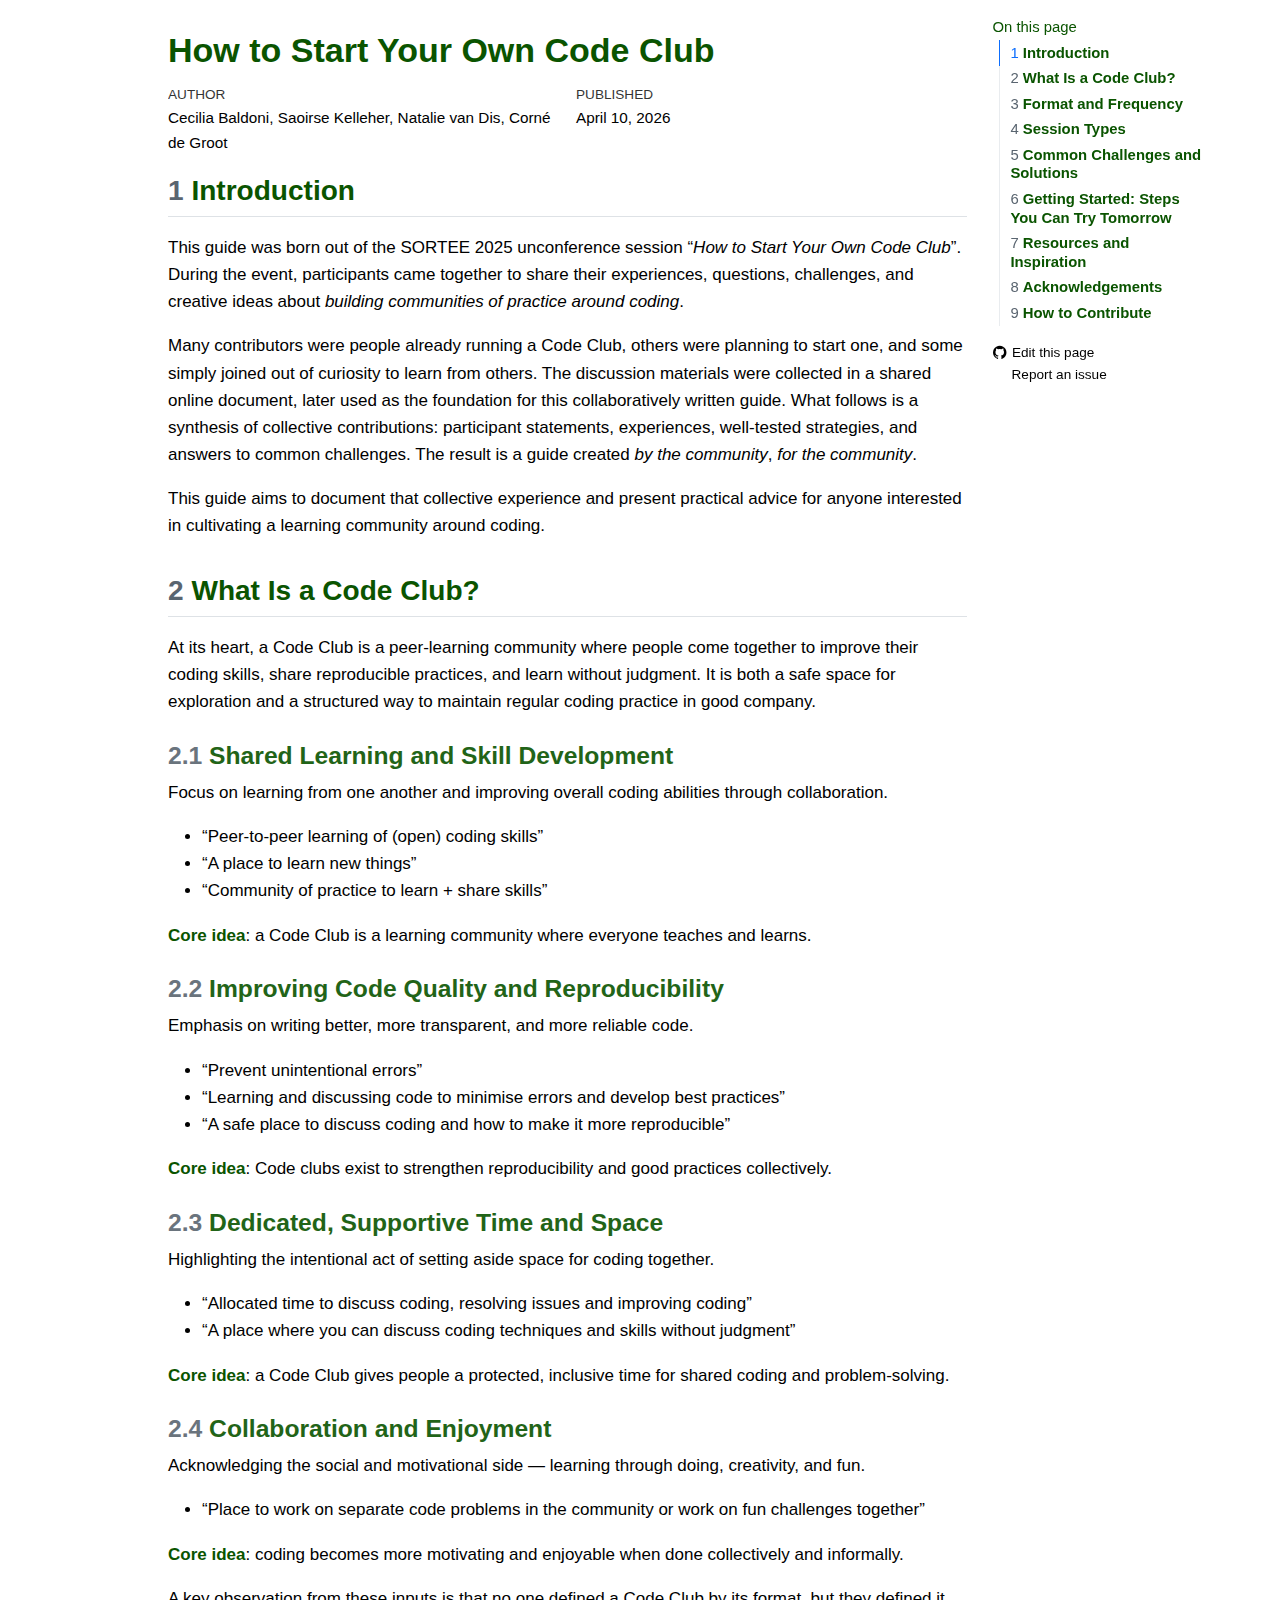
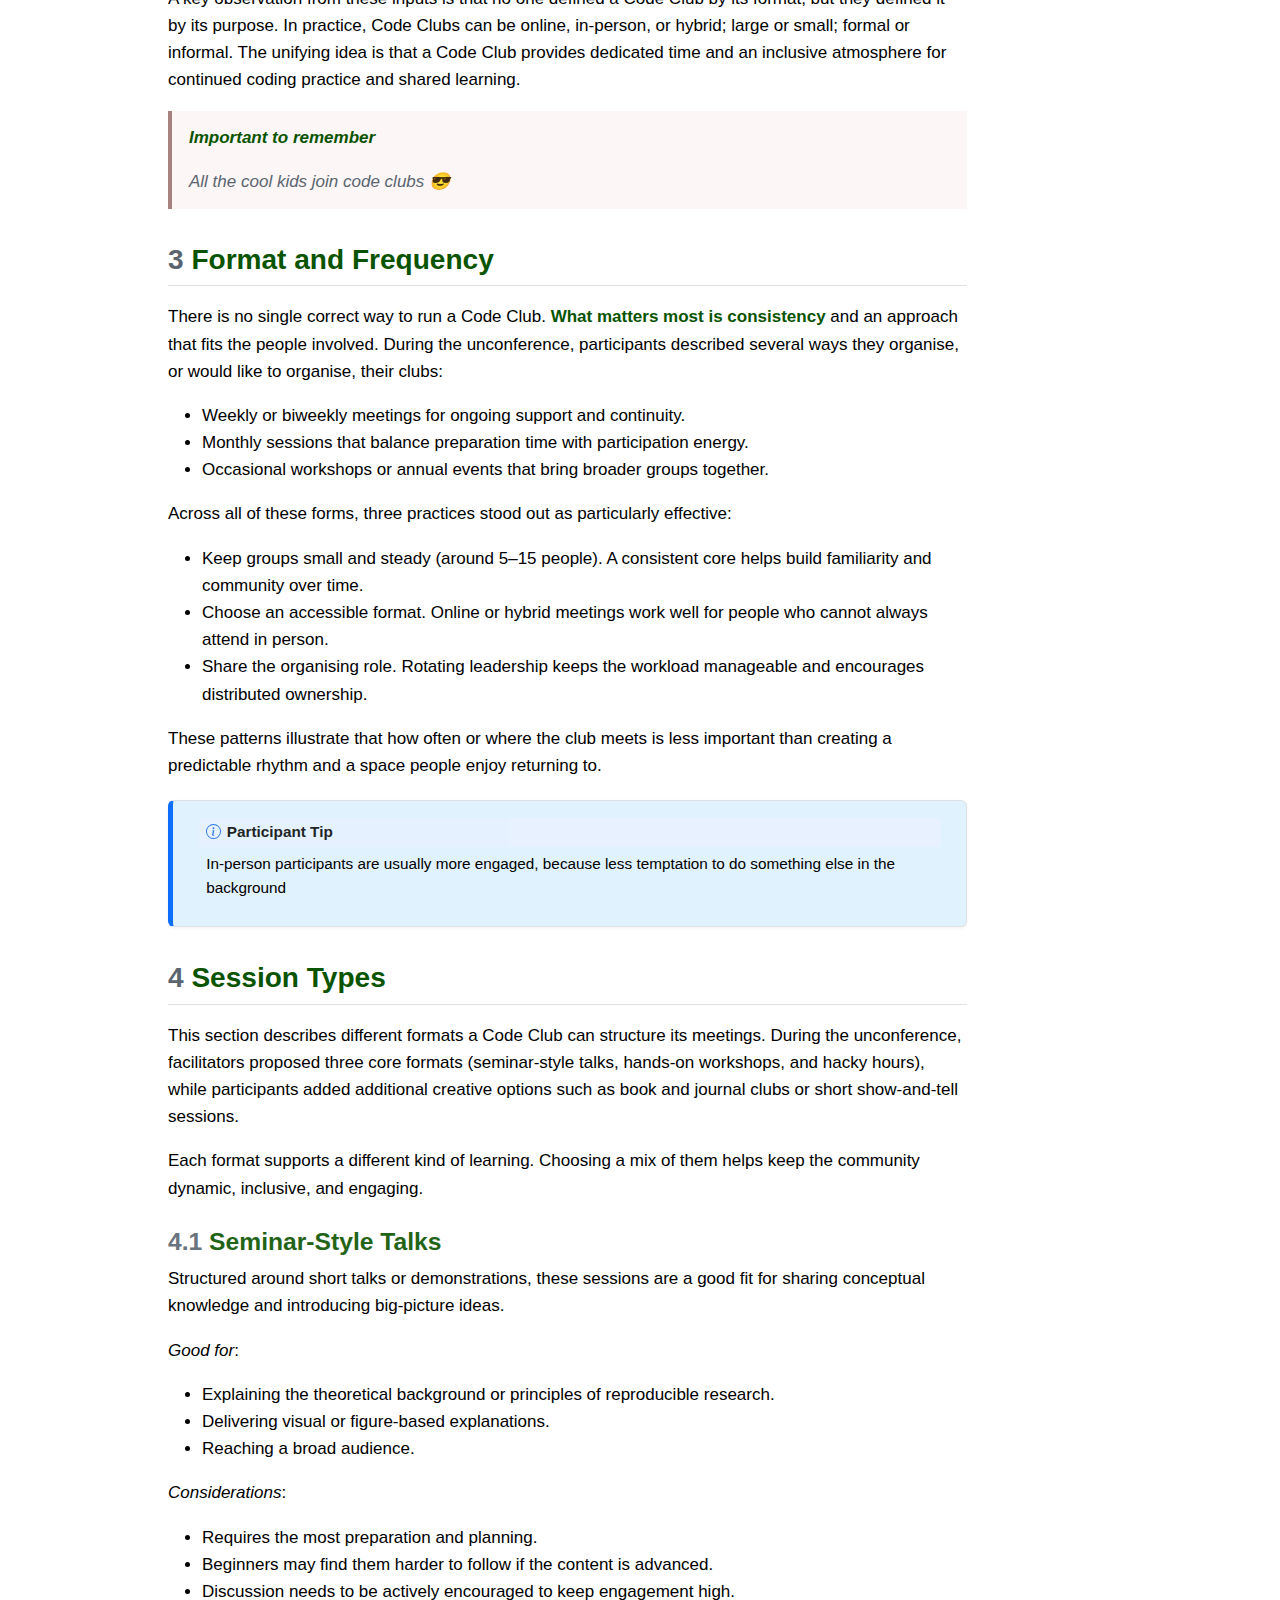
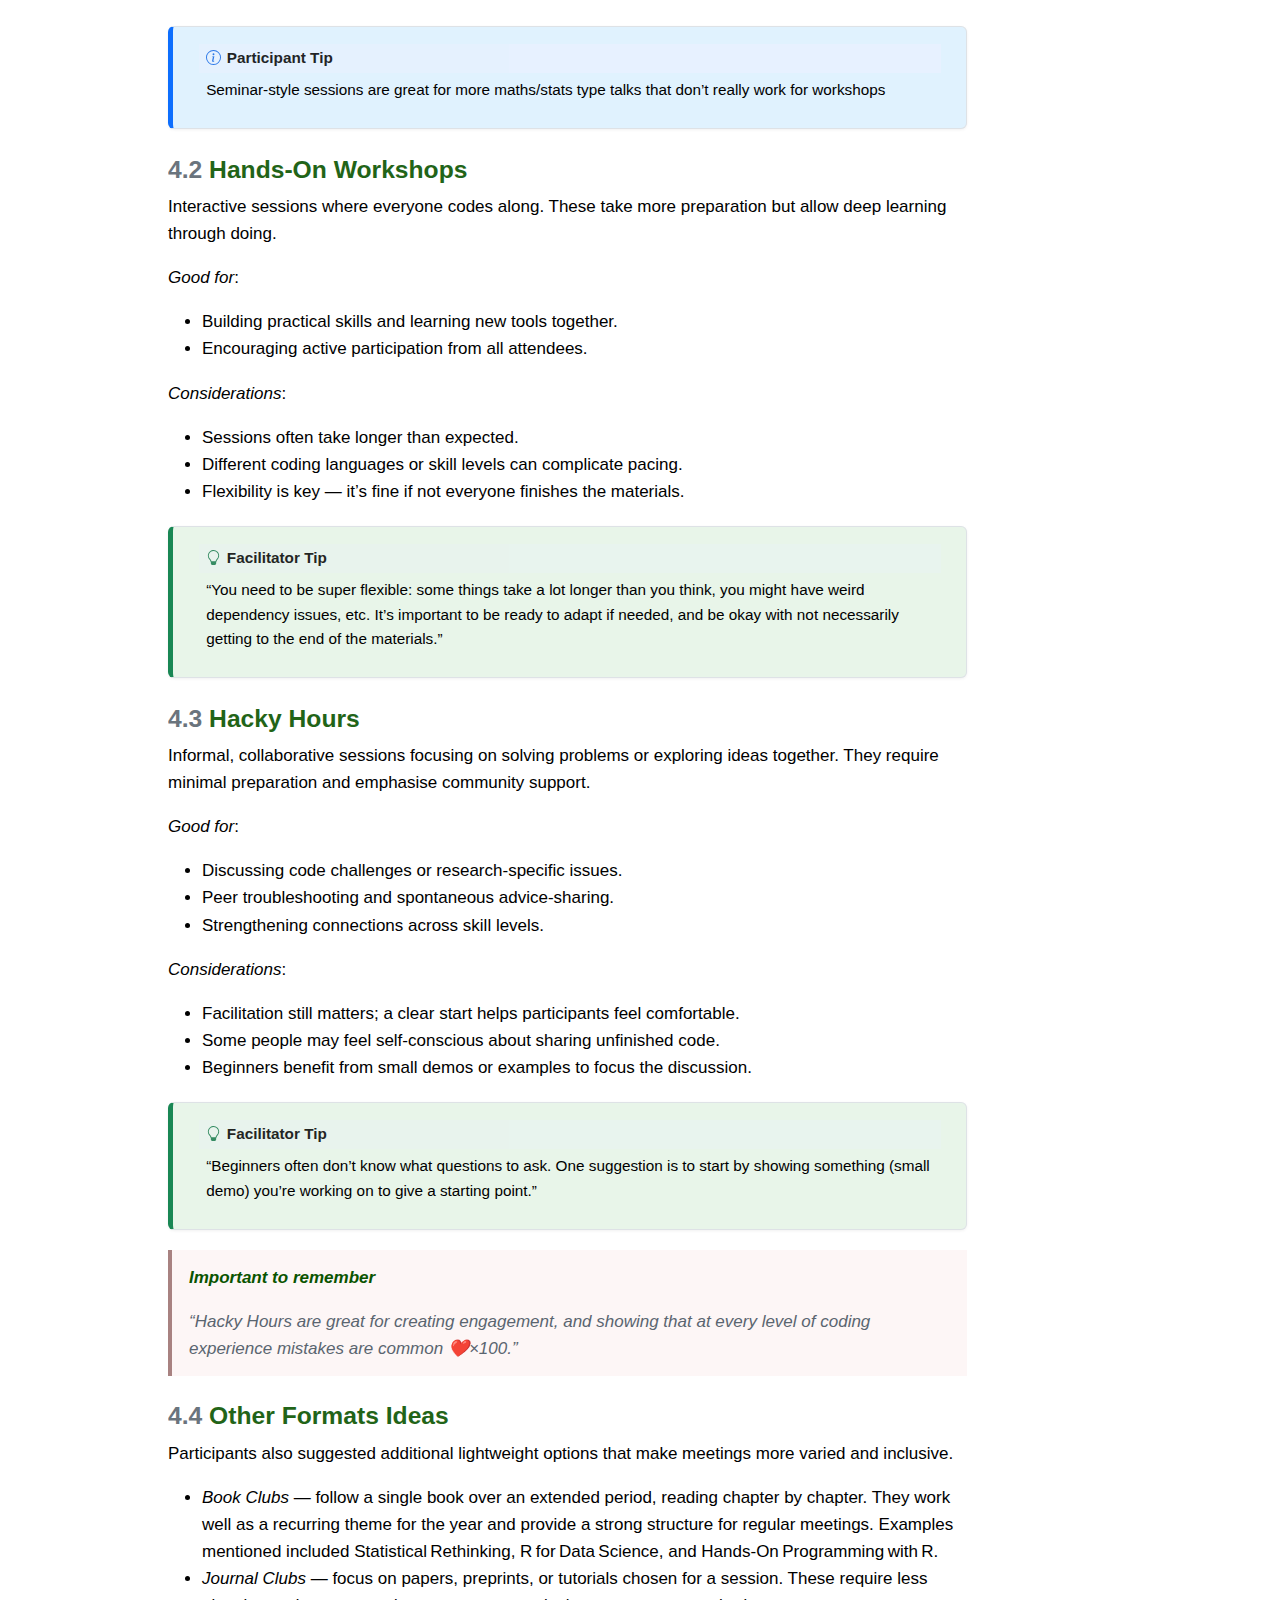
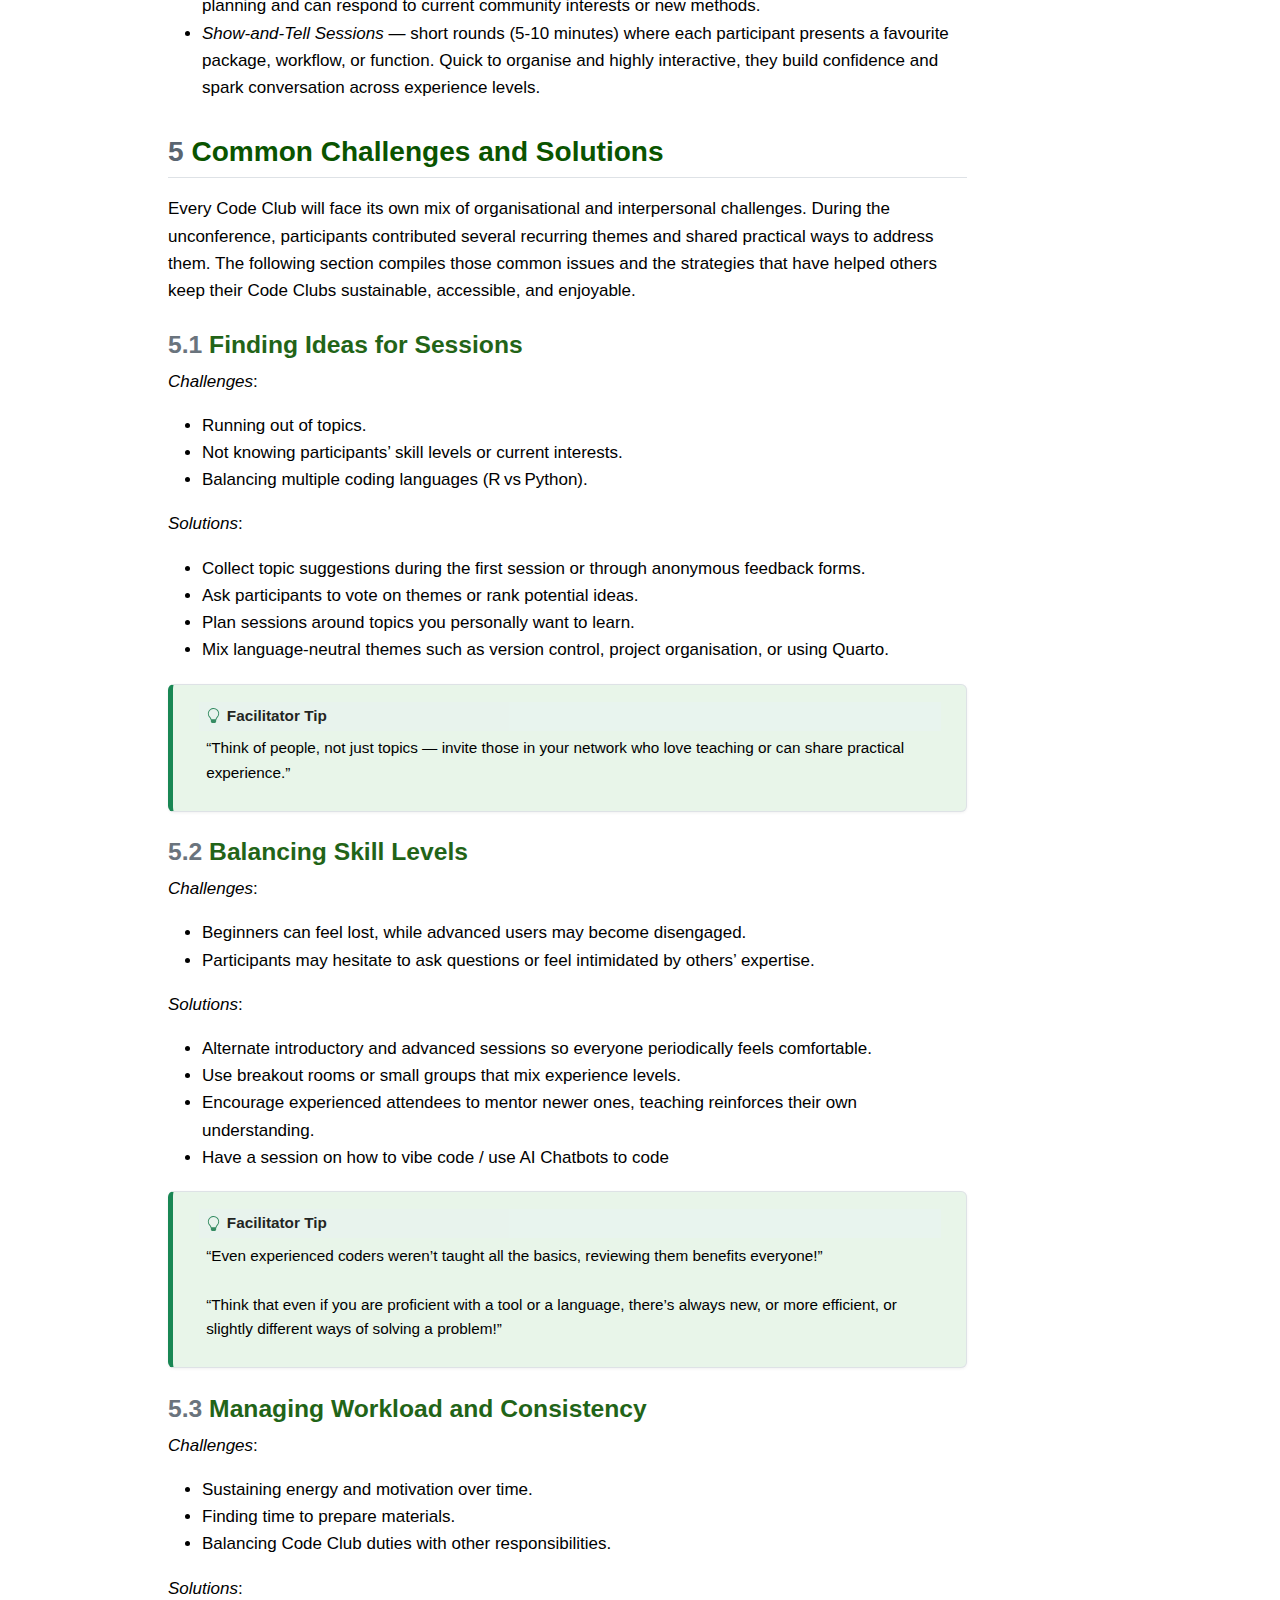
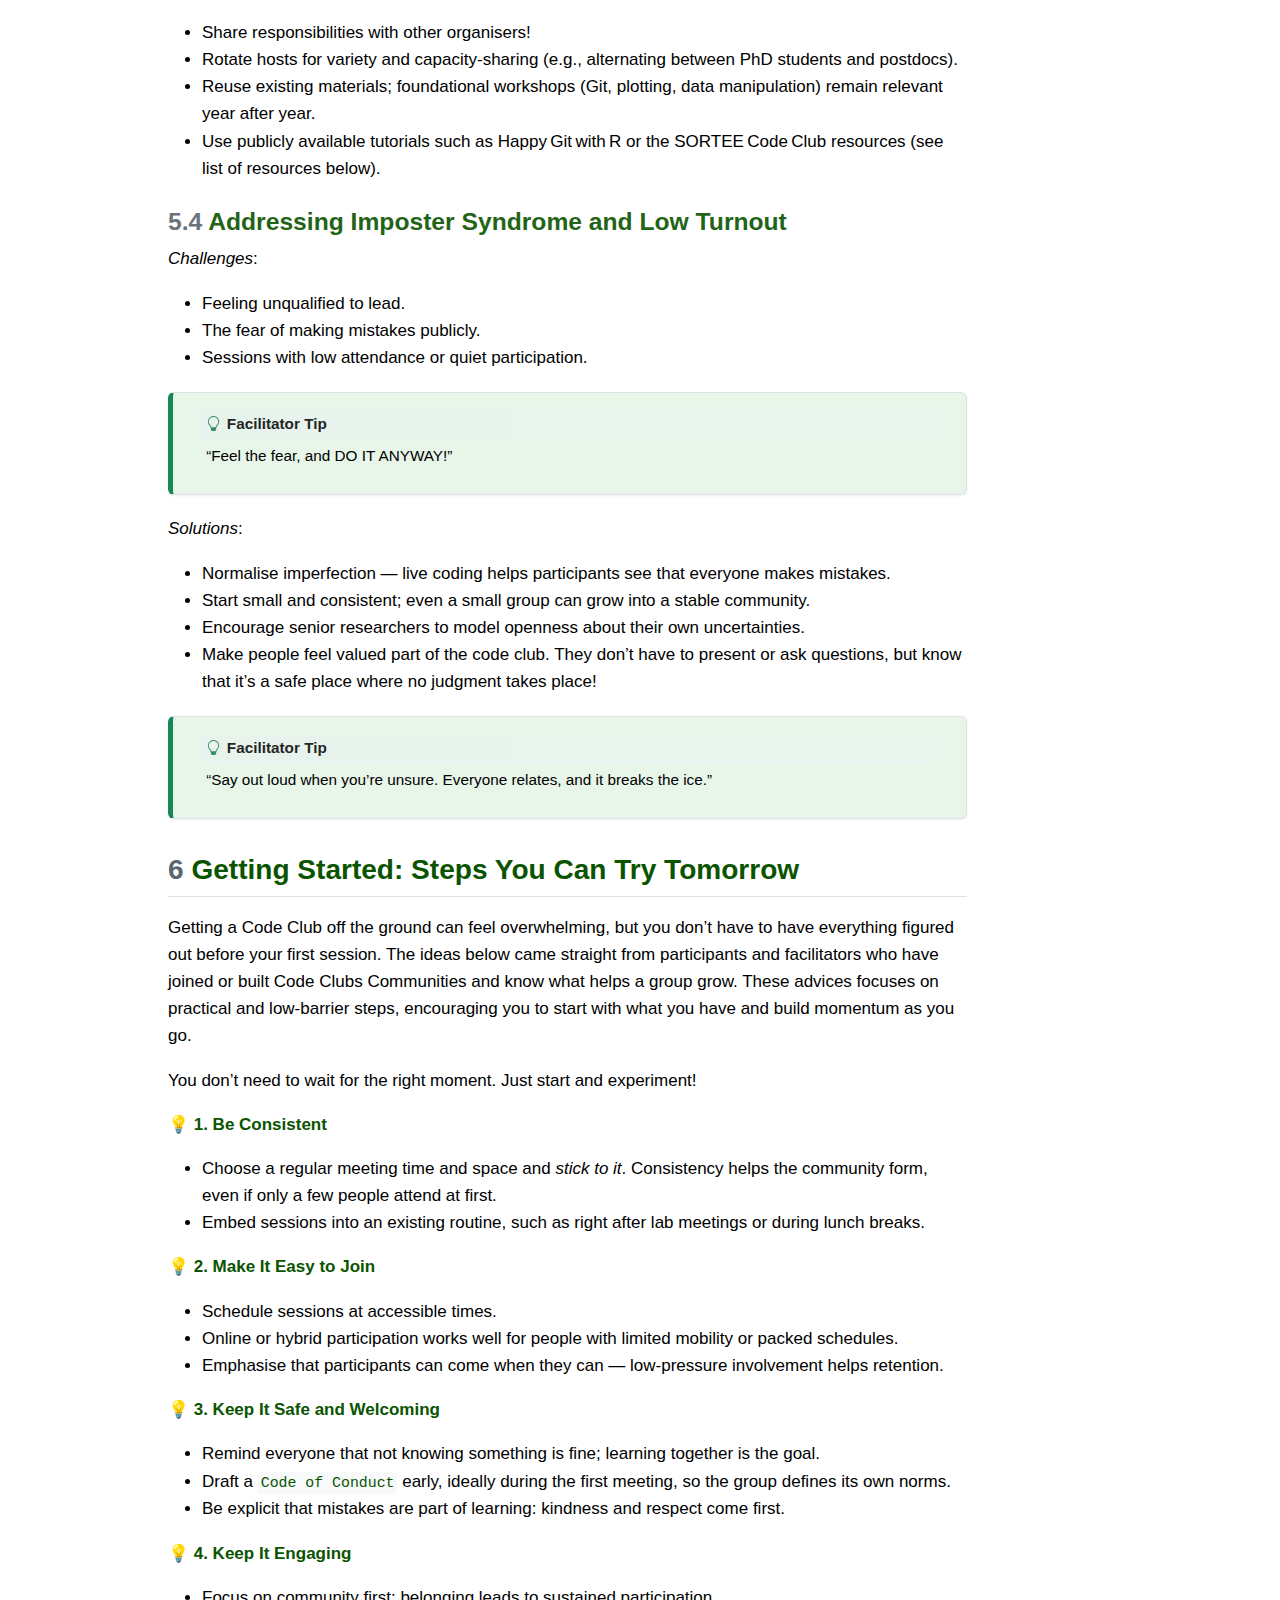
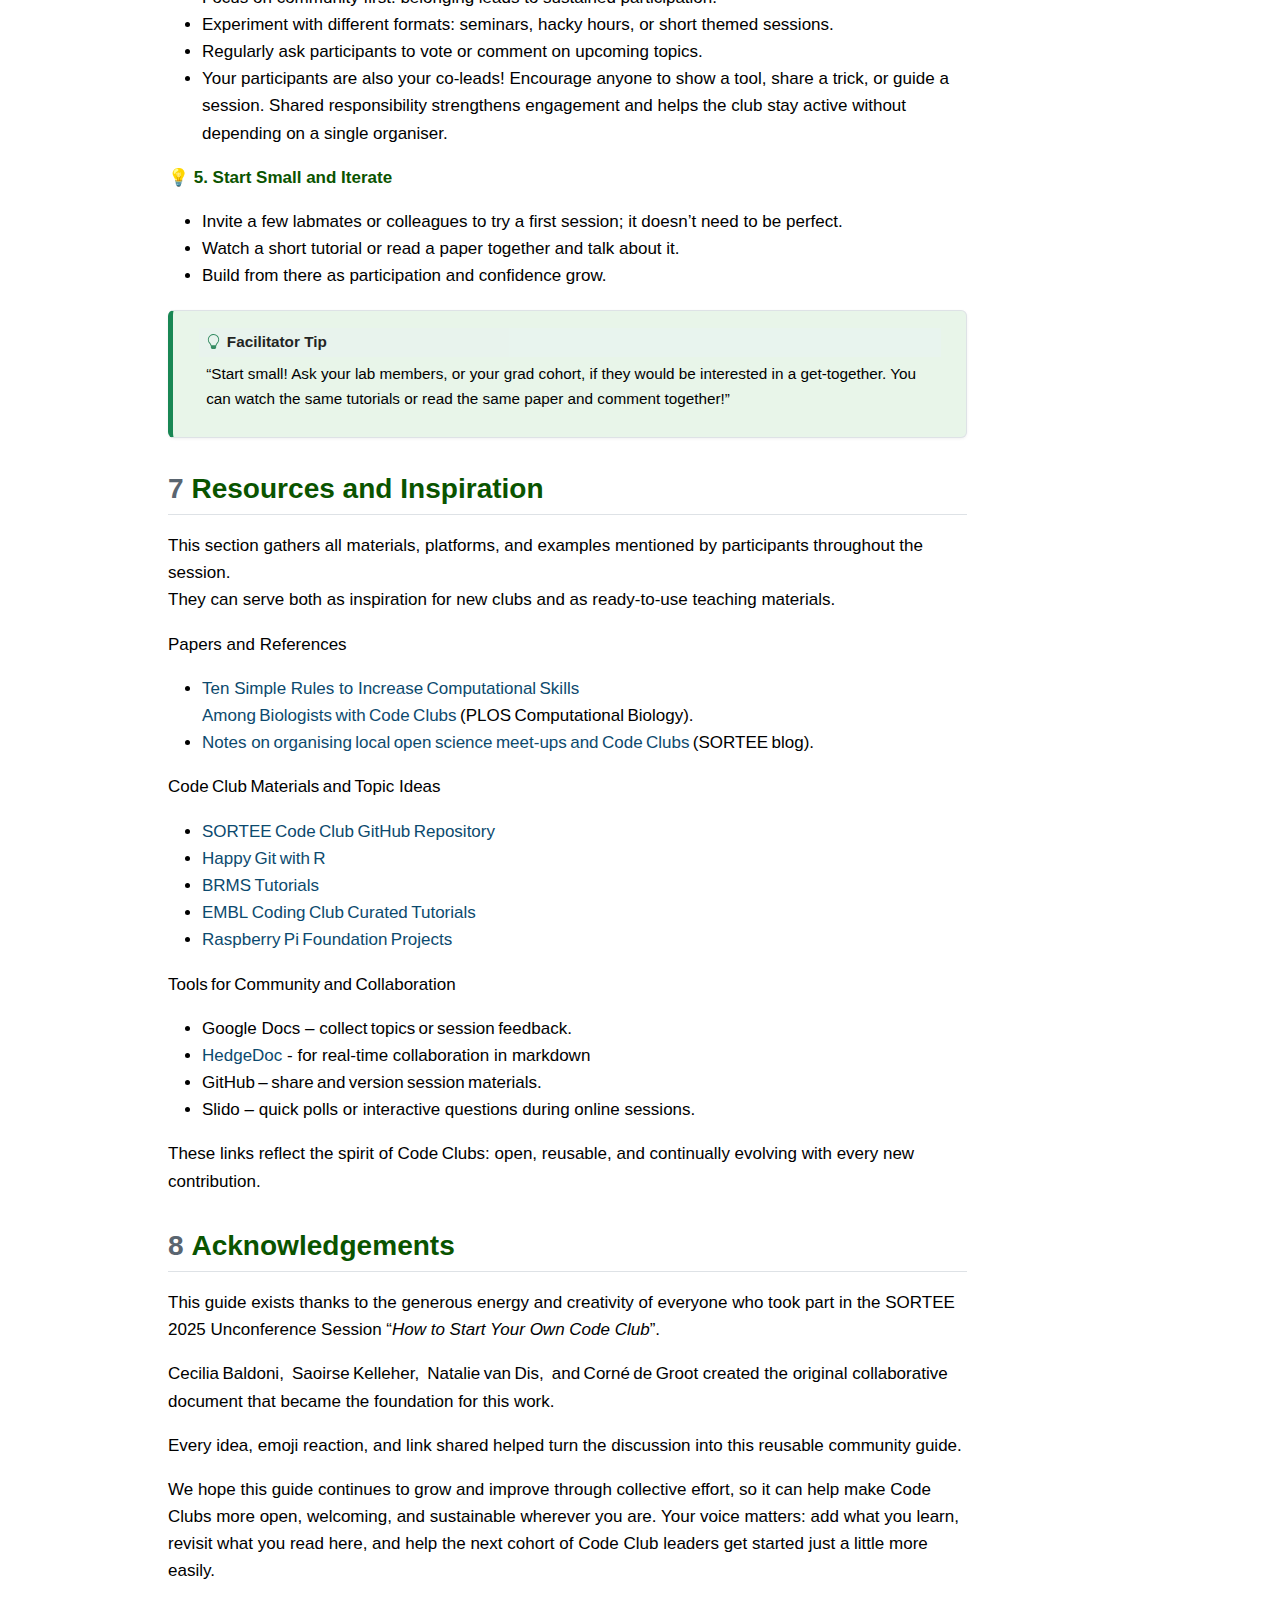
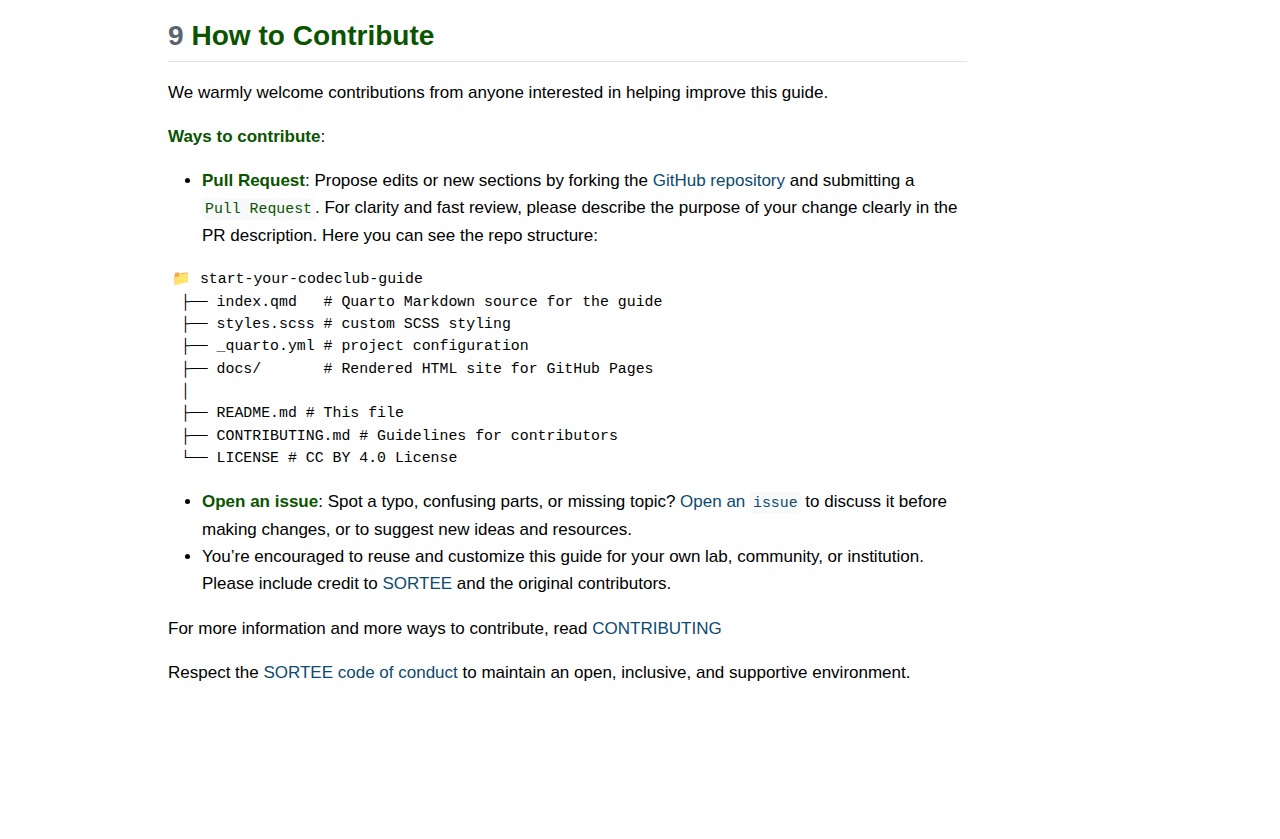
<file: index.html>
<!DOCTYPE html>
<html xmlns="http://www.w3.org/1999/xhtml" lang="en" xml:lang="en"><head>

<meta charset="utf-8">
<meta name="generator" content="quarto-1.7.32">

<meta name="viewport" content="width=device-width, initial-scale=1.0, user-scalable=yes">

<meta name="author" content="Cecilia Baldoni, Saoirse Kelleher, Natalie van Dis, Corné de Groot">
<meta name="dcterms.date" content="2026-04-10">

<title>How to Start Your Own Code Club – How to Start Your Code Club</title>
<style>
code{white-space: pre-wrap;}
span.smallcaps{font-variant: small-caps;}
div.columns{display: flex; gap: min(4vw, 1.5em);}
div.column{flex: auto; overflow-x: auto;}
div.hanging-indent{margin-left: 1.5em; text-indent: -1.5em;}
ul.task-list{list-style: none;}
ul.task-list li input[type="checkbox"] {
  width: 0.8em;
  margin: 0 0.8em 0.2em -1em; /* quarto-specific, see https://github.com/quarto-dev/quarto-cli/issues/4556 */ 
  vertical-align: middle;
}
</style>


<script src="site_libs/quarto-nav/quarto-nav.js"></script>
<script src="site_libs/clipboard/clipboard.min.js"></script>
<script src="site_libs/quarto-search/autocomplete.umd.js"></script>
<script src="site_libs/quarto-search/fuse.min.js"></script>
<script src="site_libs/quarto-search/quarto-search.js"></script>
<meta name="quarto:offset" content="./">
<script src="site_libs/quarto-html/quarto.js" type="module"></script>
<script src="site_libs/quarto-html/tabsets/tabsets.js" type="module"></script>
<script src="site_libs/quarto-html/popper.min.js"></script>
<script src="site_libs/quarto-html/tippy.umd.min.js"></script>
<script src="site_libs/quarto-html/anchor.min.js"></script>
<link href="site_libs/quarto-html/tippy.css" rel="stylesheet">
<link href="site_libs/quarto-html/quarto-syntax-highlighting-37eea08aefeeee20ff55810ff984fec1.css" rel="stylesheet" id="quarto-text-highlighting-styles">
<script src="site_libs/bootstrap/bootstrap.min.js"></script>
<link href="site_libs/bootstrap/bootstrap-icons.css" rel="stylesheet">
<link href="site_libs/bootstrap/bootstrap-89bc0629d2c2b30a264ccf200d353a1c.min.css" rel="stylesheet" append-hash="true" id="quarto-bootstrap" data-mode="light">
<script id="quarto-search-options" type="application/json">{
  "location": "sidebar",
  "copy-button": false,
  "collapse-after": 3,
  "panel-placement": "start",
  "type": "textbox",
  "limit": 50,
  "keyboard-shortcut": [
    "f",
    "/",
    "s"
  ],
  "show-item-context": false,
  "language": {
    "search-no-results-text": "No results",
    "search-matching-documents-text": "matching documents",
    "search-copy-link-title": "Copy link to search",
    "search-hide-matches-text": "Hide additional matches",
    "search-more-match-text": "more match in this document",
    "search-more-matches-text": "more matches in this document",
    "search-clear-button-title": "Clear",
    "search-text-placeholder": "",
    "search-detached-cancel-button-title": "Cancel",
    "search-submit-button-title": "Submit",
    "search-label": "Search"
  }
}</script>


</head>

<body class="quarto-light">

<div id="quarto-search-results"></div>
<!-- content -->
<div id="quarto-content" class="quarto-container page-columns page-rows-contents page-layout-article">
<!-- sidebar -->
<!-- margin-sidebar -->
    <div id="quarto-margin-sidebar" class="sidebar margin-sidebar">
        <nav id="TOC" role="doc-toc" class="toc-active">
    <h2 id="toc-title">On this page</h2>
   
  <ul>
  <li><a href="#introduction" id="toc-introduction" class="nav-link active" data-scroll-target="#introduction"><span class="header-section-number">1</span> <strong>Introduction</strong></a></li>
  <li><a href="#what-is-a-code-club" id="toc-what-is-a-code-club" class="nav-link" data-scroll-target="#what-is-a-code-club"><span class="header-section-number">2</span> <strong>What Is a Code Club?</strong></a>
  <ul class="collapse">
  <li><a href="#shared-learning-and-skill-development" id="toc-shared-learning-and-skill-development" class="nav-link" data-scroll-target="#shared-learning-and-skill-development"><span class="header-section-number">2.1</span> Shared Learning and Skill Development</a></li>
  <li><a href="#improving-code-quality-and-reproducibility" id="toc-improving-code-quality-and-reproducibility" class="nav-link" data-scroll-target="#improving-code-quality-and-reproducibility"><span class="header-section-number">2.2</span> Improving Code Quality and Reproducibility</a></li>
  <li><a href="#dedicated-supportive-time-and-space" id="toc-dedicated-supportive-time-and-space" class="nav-link" data-scroll-target="#dedicated-supportive-time-and-space"><span class="header-section-number">2.3</span> Dedicated, Supportive Time and Space</a></li>
  <li><a href="#collaboration-and-enjoyment" id="toc-collaboration-and-enjoyment" class="nav-link" data-scroll-target="#collaboration-and-enjoyment"><span class="header-section-number">2.4</span> Collaboration and Enjoyment</a></li>
  </ul></li>
  <li><a href="#format-and-frequency" id="toc-format-and-frequency" class="nav-link" data-scroll-target="#format-and-frequency"><span class="header-section-number">3</span> <strong>Format and Frequency</strong></a></li>
  <li><a href="#session-types" id="toc-session-types" class="nav-link" data-scroll-target="#session-types"><span class="header-section-number">4</span> <strong>Session Types</strong></a>
  <ul class="collapse">
  <li><a href="#seminarstyle-talks" id="toc-seminarstyle-talks" class="nav-link" data-scroll-target="#seminarstyle-talks"><span class="header-section-number">4.1</span> Seminar‑Style Talks</a></li>
  <li><a href="#handson-workshops" id="toc-handson-workshops" class="nav-link" data-scroll-target="#handson-workshops"><span class="header-section-number">4.2</span> Hands‑On Workshops</a></li>
  <li><a href="#hacky-hours" id="toc-hacky-hours" class="nav-link" data-scroll-target="#hacky-hours"><span class="header-section-number">4.3</span> Hacky Hours</a></li>
  <li><a href="#other-formats-ideas" id="toc-other-formats-ideas" class="nav-link" data-scroll-target="#other-formats-ideas"><span class="header-section-number">4.4</span> Other Formats Ideas</a></li>
  </ul></li>
  <li><a href="#common-challenges-and-solutions" id="toc-common-challenges-and-solutions" class="nav-link" data-scroll-target="#common-challenges-and-solutions"><span class="header-section-number">5</span> <strong>Common Challenges and Solutions</strong></a>
  <ul class="collapse">
  <li><a href="#finding-ideas-for-sessions" id="toc-finding-ideas-for-sessions" class="nav-link" data-scroll-target="#finding-ideas-for-sessions"><span class="header-section-number">5.1</span> Finding Ideas for Sessions</a></li>
  <li><a href="#balancing-skill-levels" id="toc-balancing-skill-levels" class="nav-link" data-scroll-target="#balancing-skill-levels"><span class="header-section-number">5.2</span> Balancing Skill Levels</a></li>
  <li><a href="#managing-workload-and-consistency" id="toc-managing-workload-and-consistency" class="nav-link" data-scroll-target="#managing-workload-and-consistency"><span class="header-section-number">5.3</span> Managing Workload and Consistency</a></li>
  <li><a href="#addressing-imposter-syndrome-and-low-turnout" id="toc-addressing-imposter-syndrome-and-low-turnout" class="nav-link" data-scroll-target="#addressing-imposter-syndrome-and-low-turnout"><span class="header-section-number">5.4</span> Addressing Imposter Syndrome and Low Turnout</a></li>
  </ul></li>
  <li><a href="#getting-started-steps-you-can-try-tomorrow" id="toc-getting-started-steps-you-can-try-tomorrow" class="nav-link" data-scroll-target="#getting-started-steps-you-can-try-tomorrow"><span class="header-section-number">6</span> <strong>Getting Started: Steps You Can Try Tomorrow</strong></a></li>
  <li><a href="#resources-and-inspiration" id="toc-resources-and-inspiration" class="nav-link" data-scroll-target="#resources-and-inspiration"><span class="header-section-number">7</span> <strong>Resources and Inspiration</strong></a></li>
  <li><a href="#acknowledgements" id="toc-acknowledgements" class="nav-link" data-scroll-target="#acknowledgements"><span class="header-section-number">8</span> <strong>Acknowledgements</strong></a></li>
  <li><a href="#how-to-contribute" id="toc-how-to-contribute" class="nav-link" data-scroll-target="#how-to-contribute"><span class="header-section-number">9</span> <strong>How to Contribute</strong></a></li>
  </ul>
<div class="toc-actions"><ul><li><a href="https://github.com/SORTEE/start-your-codeclub-guide/edit/main/index.qmd" class="toc-action"><i class="bi bi-github"></i>Edit this page</a></li><li><a href="https://github.com/SORTEE/start-your-codeclub-guide/issues/new" class="toc-action"><i class="bi empty"></i>Report an issue</a></li></ul></div></nav>
    </div>
<!-- main -->
<main class="content" id="quarto-document-content">

<header id="title-block-header" class="quarto-title-block default">
<div class="quarto-title">
<h1 class="title">How to Start Your Own Code Club</h1>
</div>



<div class="quarto-title-meta">

    <div>
    <div class="quarto-title-meta-heading">Author</div>
    <div class="quarto-title-meta-contents">
             <p>Cecilia Baldoni, Saoirse Kelleher, Natalie van Dis, Corné de Groot </p>
          </div>
  </div>
    
    <div>
    <div class="quarto-title-meta-heading">Published</div>
    <div class="quarto-title-meta-contents">
      <p class="date">April 10, 2026</p>
    </div>
  </div>
  
    
  </div>
  


</header>


<section id="introduction" class="level2" data-number="1">
<h2 data-number="1" class="anchored" data-anchor-id="introduction"><span class="header-section-number">1</span> <strong>Introduction</strong></h2>
<p>This guide was born out of the SORTEE 2025 unconference session “<em>How to Start Your Own Code Club</em>”. During the event, participants came together to share their experiences, questions, challenges, and creative ideas about <em>building communities of practice around coding</em>.&nbsp;</p>
<p>Many contributors were people already running a Code Club, others were planning to start one, and some simply joined out of curiosity to learn from others. The discussion materials were collected in a shared online document, later used as the foundation for this collaboratively written guide. What follows is a synthesis of collective contributions: participant statements, experiences, well-tested strategies, and answers to common challenges. The result is a guide created <em>by the community</em>, <em>for the community</em>.</p>
<p>This guide aims to document that collective experience and present practical advice for anyone interested in cultivating a learning community around coding.</p>
</section>
<section id="what-is-a-code-club" class="level2" data-number="2">
<h2 data-number="2" class="anchored" data-anchor-id="what-is-a-code-club"><span class="header-section-number">2</span> <strong>What Is a Code Club?</strong></h2>
<p>At its heart, a Code Club is a peer-learning community where people come together to improve their coding skills, share reproducible practices, and learn without judgment. It is both a safe space for exploration and a structured way to maintain regular coding practice in good company.</p>
<section id="shared-learning-and-skill-development" class="level3" data-number="2.1">
<h3 data-number="2.1" class="anchored" data-anchor-id="shared-learning-and-skill-development"><span class="header-section-number">2.1</span> Shared Learning and Skill Development</h3>
<p>Focus on learning from one another and improving overall coding abilities through collaboration.</p>
<ul>
<li>“Peer-to-peer learning of (open) coding skills”</li>
<li>“A place to learn new things”</li>
<li>“Community of practice to learn + share skills”</li>
</ul>
<p><strong>Core idea</strong>: a Code Club is a learning community where everyone teaches and learns.</p>
</section>
<section id="improving-code-quality-and-reproducibility" class="level3" data-number="2.2">
<h3 data-number="2.2" class="anchored" data-anchor-id="improving-code-quality-and-reproducibility"><span class="header-section-number">2.2</span> Improving Code Quality and Reproducibility</h3>
<p>Emphasis on writing better, more transparent, and more reliable code.</p>
<ul>
<li>“Prevent unintentional errors”</li>
<li>“Learning and discussing code to minimise errors and develop best practices”</li>
<li>“A safe place to discuss coding and how to make it more reproducible”</li>
</ul>
<p><strong>Core idea</strong>: Code clubs exist to strengthen reproducibility and good practices collectively.</p>
</section>
<section id="dedicated-supportive-time-and-space" class="level3" data-number="2.3">
<h3 data-number="2.3" class="anchored" data-anchor-id="dedicated-supportive-time-and-space"><span class="header-section-number">2.3</span> Dedicated, Supportive Time and Space</h3>
<p>Highlighting the intentional act of setting aside space for coding together.</p>
<ul>
<li>“Allocated time to discuss coding, resolving issues and improving coding”</li>
<li>“A place where you can discuss coding techniques and skills without judgment”</li>
</ul>
<p><strong>Core idea</strong>: a Code Club gives people a protected, inclusive time for shared coding and problem-solving.</p>
</section>
<section id="collaboration-and-enjoyment" class="level3" data-number="2.4">
<h3 data-number="2.4" class="anchored" data-anchor-id="collaboration-and-enjoyment"><span class="header-section-number">2.4</span> Collaboration and Enjoyment</h3>
<p>Acknowledging the social and motivational side — learning through doing, creativity, and fun.</p>
<ul>
<li>“Place to work on separate code problems in the community or work on fun challenges together”</li>
</ul>
<p><strong>Core idea</strong>: coding becomes more motivating and enjoyable when done collectively and informally.</p>
<p>A key observation from these inputs is that no one defined a Code Club by its format, but they defined it by its purpose. In practice, Code Clubs can be online, in-person, or hybrid; large or small; formal or informal. The unifying idea is that a Code Club provides dedicated time and an inclusive atmosphere for continued coding practice and shared learning.</p>
<blockquote class="blockquote">
<p><strong>Important to remember</strong></p>
<p>All the cool kids join code clubs 😎</p>
</blockquote>
</section>
</section>
<section id="format-and-frequency" class="level2" data-number="3">
<h2 data-number="3" class="anchored" data-anchor-id="format-and-frequency"><span class="header-section-number">3</span> <strong>Format and Frequency</strong></h2>
<p>There is no single correct way to run a Code Club. <strong>What matters most is consistency</strong> and an approach that fits the people involved. During the unconference, participants described several ways they organise, or would like to organise, their clubs:</p>
<ul>
<li>Weekly or biweekly meetings for ongoing support and continuity.</li>
<li>Monthly sessions that balance preparation time with participation energy.</li>
<li>Occasional workshops or annual events that bring broader groups together.</li>
</ul>
<p>Across all of these forms, three practices stood out as particularly effective:</p>
<ul>
<li>Keep groups small and steady (around 5–15 people). A consistent core helps build familiarity and community over time.</li>
<li>Choose an accessible format. Online or hybrid meetings work well for people who cannot always attend in person.</li>
<li>Share the organising role. Rotating leadership keeps the workload manageable and encourages distributed ownership.</li>
</ul>
<p>These patterns illustrate that how often or where the club meets is less important than creating a predictable rhythm and a space people enjoy returning to.</p>
<div class="callout callout-style-default callout-note callout-titled" title="Participant Tip">
<div class="callout-header d-flex align-content-center">
<div class="callout-icon-container">
<i class="callout-icon"></i>
</div>
<div class="callout-title-container flex-fill">
Participant Tip
</div>
</div>
<div class="callout-body-container callout-body">
<p>In-person participants are usually more engaged, because less temptation to do something else in the background</p>
</div>
</div>
</section>
<section id="session-types" class="level2" data-number="4">
<h2 data-number="4" class="anchored" data-anchor-id="session-types"><span class="header-section-number">4</span> <strong>Session Types</strong></h2>
<p>This section describes different formats a Code Club can structure its meetings. During the unconference, facilitators proposed three core formats (seminar-style talks, hands-on workshops, and hacky hours), while participants added additional creative options such as book and journal clubs or short show-and-tell sessions.</p>
<p>Each format supports a different kind of learning. Choosing a mix of them helps keep the community dynamic, inclusive, and engaging.</p>
<section id="seminarstyle-talks" class="level3" data-number="4.1">
<h3 data-number="4.1" class="anchored" data-anchor-id="seminarstyle-talks"><span class="header-section-number">4.1</span> Seminar‑Style Talks</h3>
<p>Structured around short talks or demonstrations, these sessions are a good fit for sharing conceptual knowledge and introducing big-picture ideas.</p>
<p><em>Good for</em>:</p>
<ul>
<li>Explaining the theoretical background or principles of reproducible research.</li>
<li>Delivering visual or figure-based explanations.</li>
<li>Reaching a broad audience.</li>
</ul>
<p><em>Considerations</em>:</p>
<ul>
<li>Requires the most preparation and planning.</li>
<li>Beginners may find them harder to follow if the content is advanced.</li>
<li>Discussion needs to be actively encouraged to keep engagement high.</li>
</ul>
<div class="callout callout-style-default callout-note callout-titled" title="Participant Tip">
<div class="callout-header d-flex align-content-center">
<div class="callout-icon-container">
<i class="callout-icon"></i>
</div>
<div class="callout-title-container flex-fill">
Participant Tip
</div>
</div>
<div class="callout-body-container callout-body">
<p>Seminar-style sessions are great for more maths/stats type talks that don’t really work for workshops</p>
</div>
</div>
</section>
<section id="handson-workshops" class="level3" data-number="4.2">
<h3 data-number="4.2" class="anchored" data-anchor-id="handson-workshops"><span class="header-section-number">4.2</span> Hands‑On Workshops</h3>
<p>Interactive sessions where everyone codes along. These take more preparation but allow deep learning through doing.</p>
<p><em>Good for</em>:</p>
<ul>
<li>Building practical skills and learning new tools together.</li>
<li>Encouraging active participation from all attendees.</li>
</ul>
<p><em>Considerations</em>:</p>
<ul>
<li>Sessions often take longer than expected.</li>
<li>Different coding languages or skill levels can complicate pacing.</li>
<li>Flexibility is key — it’s fine if not everyone finishes the materials.</li>
</ul>
<div class="callout callout-style-default callout-tip callout-titled" title="Facilitator Tip">
<div class="callout-header d-flex align-content-center">
<div class="callout-icon-container">
<i class="callout-icon"></i>
</div>
<div class="callout-title-container flex-fill">
Facilitator Tip
</div>
</div>
<div class="callout-body-container callout-body">
<p>“You need to be super flexible: some things take a lot longer than you think, you might have weird dependency issues, etc. It’s important to be ready to adapt if needed, and be okay with not necessarily getting to the end of the materials.”</p>
</div>
</div>
</section>
<section id="hacky-hours" class="level3" data-number="4.3">
<h3 data-number="4.3" class="anchored" data-anchor-id="hacky-hours"><span class="header-section-number">4.3</span> Hacky Hours</h3>
<p>Informal, collaborative sessions focusing on solving problems or exploring ideas together. They require minimal preparation and emphasise community support.</p>
<p><em>Good for</em>:</p>
<ul>
<li>Discussing code challenges or research-specific issues.</li>
<li>Peer troubleshooting and spontaneous advice-sharing.</li>
<li>Strengthening connections across skill levels.</li>
</ul>
<p><em>Considerations</em>:</p>
<ul>
<li>Facilitation still matters; a clear start helps participants feel comfortable.</li>
<li>Some people may feel self-conscious about sharing unfinished code.</li>
<li>Beginners benefit from small demos or examples to focus the discussion.</li>
</ul>
<div class="callout callout-style-default callout-tip callout-titled" title="Facilitator Tip">
<div class="callout-header d-flex align-content-center">
<div class="callout-icon-container">
<i class="callout-icon"></i>
</div>
<div class="callout-title-container flex-fill">
Facilitator Tip
</div>
</div>
<div class="callout-body-container callout-body">
<p>“Beginners often don’t know what questions to ask. One suggestion is to start by showing something (small demo) you’re working on to give a starting point.”</p>
</div>
</div>
<blockquote class="blockquote">
<p><strong>Important to remember</strong></p>
<p>“Hacky Hours are great for creating engagement, and showing that at every level of coding experience mistakes are common ❤️×100.”</p>
</blockquote>
</section>
<section id="other-formats-ideas" class="level3" data-number="4.4">
<h3 data-number="4.4" class="anchored" data-anchor-id="other-formats-ideas"><span class="header-section-number">4.4</span> Other Formats Ideas</h3>
<p>Participants also suggested additional lightweight options that make meetings more varied and inclusive.</p>
<ul>
<li><em>Book Clubs</em> — follow a single book over an extended period, reading chapter by chapter. They work well as a recurring theme for the year and provide a strong structure for regular meetings. Examples mentioned included Statistical Rethinking, R for Data Science, and Hands‑On Programming with R.</li>
<li><em>Journal Clubs</em> — focus on papers, preprints, or tutorials chosen for a session. These require less planning and can respond to current community interests or new methods.</li>
<li><em>Show‑and‑Tell Sessions</em> — short rounds (5-10 minutes) where each participant presents a favourite package, workflow, or function. Quick to organise and highly interactive, they build confidence and spark conversation across experience levels.</li>
</ul>
</section>
</section>
<section id="common-challenges-and-solutions" class="level2" data-number="5">
<h2 data-number="5" class="anchored" data-anchor-id="common-challenges-and-solutions"><span class="header-section-number">5</span> <strong>Common Challenges and Solutions</strong></h2>
<p>Every Code Club will face its own mix of organisational and interpersonal challenges. During the unconference, participants contributed several recurring themes and shared practical ways to address them. The following section compiles those common issues and the strategies that have helped others keep their Code Clubs sustainable, accessible, and enjoyable.</p>
<section id="finding-ideas-for-sessions" class="level3" data-number="5.1">
<h3 data-number="5.1" class="anchored" data-anchor-id="finding-ideas-for-sessions"><span class="header-section-number">5.1</span> Finding Ideas for Sessions</h3>
<p><em>Challenges</em>:</p>
<ul>
<li>Running out of topics.</li>
<li>Not knowing participants’ skill levels or current interests.</li>
<li>Balancing multiple coding languages (R vs Python).</li>
</ul>
<p><em>Solutions</em>:</p>
<ul>
<li>Collect topic suggestions during the first session or through anonymous feedback forms.</li>
<li>Ask participants to vote on themes or rank potential ideas.</li>
<li>Plan sessions around topics you personally want to learn.</li>
<li>Mix language‑neutral themes such as version control, project organisation, or using Quarto.</li>
</ul>
<div class="callout callout-style-default callout-tip callout-titled" title="Facilitator Tip">
<div class="callout-header d-flex align-content-center">
<div class="callout-icon-container">
<i class="callout-icon"></i>
</div>
<div class="callout-title-container flex-fill">
Facilitator Tip
</div>
</div>
<div class="callout-body-container callout-body">
<p>“Think of people, not just topics — invite those in your network who love teaching or can share practical experience.”</p>
</div>
</div>
</section>
<section id="balancing-skill-levels" class="level3" data-number="5.2">
<h3 data-number="5.2" class="anchored" data-anchor-id="balancing-skill-levels"><span class="header-section-number">5.2</span> Balancing Skill Levels</h3>
<p><em>Challenges</em>:</p>
<ul>
<li>Beginners can feel lost, while advanced users may become disengaged.</li>
<li>Participants may hesitate to ask questions or feel intimidated by others’ expertise.</li>
</ul>
<p><em>Solutions</em>:</p>
<ul>
<li>Alternate introductory and advanced sessions so everyone periodically feels comfortable.</li>
<li>Use breakout rooms or small groups that mix experience levels.</li>
<li>Encourage experienced attendees to mentor newer ones, teaching reinforces their own understanding.</li>
<li>Have a session on how to vibe code / use AI Chatbots to code</li>
</ul>
<div class="callout callout-style-default callout-tip callout-titled" title="Facilitator Tip">
<div class="callout-header d-flex align-content-center">
<div class="callout-icon-container">
<i class="callout-icon"></i>
</div>
<div class="callout-title-container flex-fill">
Facilitator Tip
</div>
</div>
<div class="callout-body-container callout-body">
<p>“Even experienced coders weren’t taught all the basics, reviewing them benefits everyone!”<br>
<br>
“Think that even if you are proficient with a tool or a language, there’s always new, or more efficient, or slightly different ways of solving a problem!”</p>
</div>
</div>
</section>
<section id="managing-workload-and-consistency" class="level3" data-number="5.3">
<h3 data-number="5.3" class="anchored" data-anchor-id="managing-workload-and-consistency"><span class="header-section-number">5.3</span> Managing Workload and Consistency</h3>
<p><em>Challenges</em>:</p>
<ul>
<li>Sustaining energy and motivation over time.</li>
<li>Finding time to prepare materials.</li>
<li>Balancing Code Club duties with other responsibilities.</li>
</ul>
<p><em>Solutions</em>:</p>
<ul>
<li>Share responsibilities with other organisers!</li>
<li>Rotate hosts for variety and capacity-sharing (e.g., alternating between PhD students and postdocs).</li>
<li>Reuse existing materials; foundational workshops (Git, plotting, data manipulation) remain relevant year after year.</li>
<li>Use publicly available tutorials such as Happy Git with R or the SORTEE Code Club resources (see list of resources below).</li>
</ul>
</section>
<section id="addressing-imposter-syndrome-and-low-turnout" class="level3" data-number="5.4">
<h3 data-number="5.4" class="anchored" data-anchor-id="addressing-imposter-syndrome-and-low-turnout"><span class="header-section-number">5.4</span> Addressing Imposter Syndrome and Low Turnout</h3>
<p><em>Challenges</em>:</p>
<ul>
<li>Feeling unqualified to lead.</li>
<li>The fear of making mistakes publicly.</li>
<li>Sessions with low attendance or quiet participation.</li>
</ul>
<div class="callout callout-style-default callout-tip callout-titled" title="Facilitator Tip">
<div class="callout-header d-flex align-content-center">
<div class="callout-icon-container">
<i class="callout-icon"></i>
</div>
<div class="callout-title-container flex-fill">
Facilitator Tip
</div>
</div>
<div class="callout-body-container callout-body">
<p>“Feel the fear, and DO IT ANYWAY!”</p>
</div>
</div>
<p><em>Solutions</em>:</p>
<ul>
<li>Normalise imperfection — live coding helps participants see that everyone makes mistakes.</li>
<li>Start small and consistent; even a small group can grow into a stable community.</li>
<li>Encourage senior researchers to model openness about their own uncertainties.</li>
<li>Make people feel valued part of the code club. They don’t have to present or ask questions, but know that it’s a safe place where no judgment takes place!</li>
</ul>
<div class="callout callout-style-default callout-tip callout-titled" title="Facilitator Tip">
<div class="callout-header d-flex align-content-center">
<div class="callout-icon-container">
<i class="callout-icon"></i>
</div>
<div class="callout-title-container flex-fill">
Facilitator Tip
</div>
</div>
<div class="callout-body-container callout-body">
<p>“Say out loud when you’re unsure. Everyone relates, and it breaks the ice.”</p>
</div>
</div>
</section>
</section>
<section id="getting-started-steps-you-can-try-tomorrow" class="level2" data-number="6">
<h2 data-number="6" class="anchored" data-anchor-id="getting-started-steps-you-can-try-tomorrow"><span class="header-section-number">6</span> <strong>Getting Started: Steps You Can Try Tomorrow</strong></h2>
<p>Getting a Code Club off the ground can feel overwhelming, but you don’t have to have everything figured out before your first session. The ideas below came straight from participants and facilitators who have joined or built Code Clubs Communities and know what helps a group grow. These advices focuses on practical and low‑barrier steps, encouraging you to start with what you have and build momentum as you go.</p>
<p>You don’t need to wait for the right moment. Just start and experiment!</p>
<p><strong>💡 1. Be Consistent</strong></p>
<ul>
<li>Choose a regular meeting time and space and <em>stick to it</em>. Consistency helps the community form, even if only a few people attend at first.</li>
<li>Embed sessions into an existing routine, such as right after lab meetings or during lunch breaks.</li>
</ul>
<p><strong>💡 2. Make It Easy to Join</strong></p>
<ul>
<li>Schedule sessions at accessible times.</li>
<li>Online or hybrid participation works well for people with limited mobility or packed schedules.</li>
<li>Emphasise that participants can come when they can — low‑pressure involvement helps retention.</li>
</ul>
<p><strong>💡 3. Keep It Safe and Welcoming</strong></p>
<ul>
<li>Remind everyone that not knowing something is fine; learning together is the goal.</li>
<li>Draft a <code>Code of Conduct</code> early, ideally during the first meeting, so the group defines its own norms.</li>
<li>Be explicit that mistakes are part of learning: kindness and respect come first.</li>
</ul>
<p><strong>💡 4. Keep It Engaging</strong></p>
<ul>
<li>Focus on community first: belonging leads to sustained participation.</li>
<li>Experiment with different formats: seminars, hacky hours, or short themed sessions.</li>
<li>Regularly ask participants to vote or comment on upcoming topics.</li>
<li>Your participants are also your co-leads! Encourage anyone to show a tool, share a trick, or guide a session. Shared responsibility strengthens engagement and helps the club stay active without depending on a single organiser.</li>
</ul>
<p><strong>💡 5. Start Small and Iterate</strong></p>
<ul>
<li>Invite a few labmates or colleagues to try a first session; it doesn’t need to be perfect.</li>
<li>Watch a short tutorial or read a paper together and talk about it.</li>
<li>Build from there as participation and confidence grow.</li>
</ul>
<div class="callout callout-style-default callout-tip callout-titled" title="Facilitator Tip">
<div class="callout-header d-flex align-content-center">
<div class="callout-icon-container">
<i class="callout-icon"></i>
</div>
<div class="callout-title-container flex-fill">
Facilitator Tip
</div>
</div>
<div class="callout-body-container callout-body">
<p>“Start small! Ask your lab members, or your grad cohort, if they would be interested in a get‑together. You can watch the same tutorials or read the same paper and comment together!”</p>
</div>
</div>
</section>
<section id="resources-and-inspiration" class="level2" data-number="7">
<h2 data-number="7" class="anchored" data-anchor-id="resources-and-inspiration"><span class="header-section-number">7</span> <strong>Resources and Inspiration</strong></h2>
<p>This section gathers all materials, platforms, and examples mentioned by participants throughout the session.<br>
They can serve both as inspiration for new clubs and as ready‑to‑use teaching materials.</p>
<p>Papers and References</p>
<ul>
<li><a href="https://journals.plos.org/ploscompbiol/article?id=10.1371/journal.pcbi.1008119">Ten Simple Rules to Increase Computational Skills Among Biologists with Code Clubs </a>(PLOS Computational Biology).</li>
<li><a href="https://sortee.org/blog/2024/10/08/2024_codeclub_09/">Notes on organising local open science meet‑ups and Code Clubs</a> (SORTEE blog).</li>
</ul>
<p>Code Club Materials and Topic Ideas</p>
<ul>
<li><a href="https://github.com/SORTEE/CodeClub">SORTEE Code Club GitHub Repository</a></li>
<li><a href="https://happygitwithr.com/">Happy Git with R</a></li>
<li><a href="https://paulbuerkner.com/brms/articles/">BRMS Tutorials</a></li>
<li><a href="https://xn--bioit-iu3b.embl.de/Coding%20Club/Curated%20Tutorials/">EMBL Coding Club Curated Tutorials</a></li>
<li><a href="https://projects.raspberrypi.org/en">Raspberry Pi Foundation Projects</a></li>
</ul>
<p>Tools for Community and Collaboration</p>
<ul>
<li>Google Docs – collect topics or session feedback.</li>
<li><a href="https://hedgedoc.org/">HedgeDoc</a> - for real-time collaboration in markdown</li>
<li>GitHub – share and version session materials.</li>
<li>Slido – quick polls or interactive questions during online sessions.</li>
</ul>
<p>These links reflect the spirit of Code Clubs: open, reusable, and continually evolving with every new contribution.</p>
</section>
<section id="acknowledgements" class="level2" data-number="8">
<h2 data-number="8" class="anchored" data-anchor-id="acknowledgements"><span class="header-section-number">8</span> <strong>Acknowledgements</strong></h2>
<p>This guide exists thanks to the generous energy and creativity of everyone who took part in the SORTEE 2025 Unconference Session “<em>How to Start Your Own Code Club</em>”.<br>
</p>
<p>Cecilia Baldoni,  Saoirse Kelleher,  Natalie van Dis,  and Corné de Groot created the original collaborative document that became the foundation for this work.</p>
<p>Every idea, emoji reaction, and link shared helped turn the discussion into this reusable community guide.</p>
<p>We hope this guide continues to grow and improve through collective effort, so it can help make Code Clubs more open, welcoming, and sustainable wherever you are. Your voice matters: add what you learn, revisit what you read here, and help the next cohort of Code Club leaders get started just a little more easily.</p>
</section>
<section id="how-to-contribute" class="level2" data-number="9">
<h2 data-number="9" class="anchored" data-anchor-id="how-to-contribute"><span class="header-section-number">9</span> <strong>How to Contribute</strong></h2>
<p>We warmly welcome contributions from anyone interested in helping improve this guide.</p>
<p><strong>Ways to contribute</strong>:</p>
<ul>
<li><strong>Pull Request</strong>: Propose edits or new sections by forking the <a href="https://github.com/SORTEE/start-your-codeclub-guide/tree/main">GitHub repository</a> and submitting a <code>Pull Request</code>. For clarity and fast review, please describe the purpose of your change clearly in the PR description. Here you can see the repo structure:</li>
</ul>
<pre><code>📁 start-your-codeclub-guide
 ├── index.qmd   # Quarto Markdown source for the guide
 ├── styles.scss # custom SCSS styling
 ├── _quarto.yml # project configuration
 ├── docs/       # Rendered HTML site for GitHub Pages
 │
 ├── README.md # This file
 ├── CONTRIBUTING.md # Guidelines for contributors
 └── LICENSE # CC BY 4.0 License</code></pre>
<ul>
<li><strong>Open an issue</strong>: Spot a typo, confusing parts, or missing topic? <a href="https://github.com/SORTEE/start-your-codeclub-guide/issues">Open an <code>issue</code></a> to discuss it before making changes, or to suggest new ideas and resources.</li>
<li>You’re encouraged to reuse and customize this guide for your own lab, community, or institution. Please include credit to <a href="https://sortee.org/">SORTEE</a> and the original contributors.</li>
</ul>
<p>For more information and more ways to contribute, read <a href="./CONTRIBUTING.html">CONTRIBUTING</a></p>
<p>Respect the <a href="https://sortee.org/codeofconduct/">SORTEE code of conduct</a> to maintain an open, inclusive, and supportive environment.</p>


</section>

</main> <!-- /main -->
<script id="quarto-html-after-body" type="application/javascript">
  window.document.addEventListener("DOMContentLoaded", function (event) {
    const icon = "";
    const anchorJS = new window.AnchorJS();
    anchorJS.options = {
      placement: 'right',
      icon: icon
    };
    anchorJS.add('.anchored');
    const isCodeAnnotation = (el) => {
      for (const clz of el.classList) {
        if (clz.startsWith('code-annotation-')) {                     
          return true;
        }
      }
      return false;
    }
    const onCopySuccess = function(e) {
      // button target
      const button = e.trigger;
      // don't keep focus
      button.blur();
      // flash "checked"
      button.classList.add('code-copy-button-checked');
      var currentTitle = button.getAttribute("title");
      button.setAttribute("title", "Copied!");
      let tooltip;
      if (window.bootstrap) {
        button.setAttribute("data-bs-toggle", "tooltip");
        button.setAttribute("data-bs-placement", "left");
        button.setAttribute("data-bs-title", "Copied!");
        tooltip = new bootstrap.Tooltip(button, 
          { trigger: "manual", 
            customClass: "code-copy-button-tooltip",
            offset: [0, -8]});
        tooltip.show();    
      }
      setTimeout(function() {
        if (tooltip) {
          tooltip.hide();
          button.removeAttribute("data-bs-title");
          button.removeAttribute("data-bs-toggle");
          button.removeAttribute("data-bs-placement");
        }
        button.setAttribute("title", currentTitle);
        button.classList.remove('code-copy-button-checked');
      }, 1000);
      // clear code selection
      e.clearSelection();
    }
    const getTextToCopy = function(trigger) {
        const codeEl = trigger.previousElementSibling.cloneNode(true);
        for (const childEl of codeEl.children) {
          if (isCodeAnnotation(childEl)) {
            childEl.remove();
          }
        }
        return codeEl.innerText;
    }
    const clipboard = new window.ClipboardJS('.code-copy-button:not([data-in-quarto-modal])', {
      text: getTextToCopy
    });
    clipboard.on('success', onCopySuccess);
    if (window.document.getElementById('quarto-embedded-source-code-modal')) {
      const clipboardModal = new window.ClipboardJS('.code-copy-button[data-in-quarto-modal]', {
        text: getTextToCopy,
        container: window.document.getElementById('quarto-embedded-source-code-modal')
      });
      clipboardModal.on('success', onCopySuccess);
    }
      var localhostRegex = new RegExp(/^(?:http|https):\/\/localhost\:?[0-9]*\//);
      var mailtoRegex = new RegExp(/^mailto:/);
        var filterRegex = new RegExp("https:\/\/yourusername\.github\.io\/your-repo-name");
      var isInternal = (href) => {
          return filterRegex.test(href) || localhostRegex.test(href) || mailtoRegex.test(href);
      }
      // Inspect non-navigation links and adorn them if external
     var links = window.document.querySelectorAll('a[href]:not(.nav-link):not(.navbar-brand):not(.toc-action):not(.sidebar-link):not(.sidebar-item-toggle):not(.pagination-link):not(.no-external):not([aria-hidden]):not(.dropdown-item):not(.quarto-navigation-tool):not(.about-link)');
      for (var i=0; i<links.length; i++) {
        const link = links[i];
        if (!isInternal(link.href)) {
          // undo the damage that might have been done by quarto-nav.js in the case of
          // links that we want to consider external
          if (link.dataset.originalHref !== undefined) {
            link.href = link.dataset.originalHref;
          }
        }
      }
    function tippyHover(el, contentFn, onTriggerFn, onUntriggerFn) {
      const config = {
        allowHTML: true,
        maxWidth: 500,
        delay: 100,
        arrow: false,
        appendTo: function(el) {
            return el.parentElement;
        },
        interactive: true,
        interactiveBorder: 10,
        theme: 'quarto',
        placement: 'bottom-start',
      };
      if (contentFn) {
        config.content = contentFn;
      }
      if (onTriggerFn) {
        config.onTrigger = onTriggerFn;
      }
      if (onUntriggerFn) {
        config.onUntrigger = onUntriggerFn;
      }
      window.tippy(el, config); 
    }
    const noterefs = window.document.querySelectorAll('a[role="doc-noteref"]');
    for (var i=0; i<noterefs.length; i++) {
      const ref = noterefs[i];
      tippyHover(ref, function() {
        // use id or data attribute instead here
        let href = ref.getAttribute('data-footnote-href') || ref.getAttribute('href');
        try { href = new URL(href).hash; } catch {}
        const id = href.replace(/^#\/?/, "");
        const note = window.document.getElementById(id);
        if (note) {
          return note.innerHTML;
        } else {
          return "";
        }
      });
    }
    const xrefs = window.document.querySelectorAll('a.quarto-xref');
    const processXRef = (id, note) => {
      // Strip column container classes
      const stripColumnClz = (el) => {
        el.classList.remove("page-full", "page-columns");
        if (el.children) {
          for (const child of el.children) {
            stripColumnClz(child);
          }
        }
      }
      stripColumnClz(note)
      if (id === null || id.startsWith('sec-')) {
        // Special case sections, only their first couple elements
        const container = document.createElement("div");
        if (note.children && note.children.length > 2) {
          container.appendChild(note.children[0].cloneNode(true));
          for (let i = 1; i < note.children.length; i++) {
            const child = note.children[i];
            if (child.tagName === "P" && child.innerText === "") {
              continue;
            } else {
              container.appendChild(child.cloneNode(true));
              break;
            }
          }
          if (window.Quarto?.typesetMath) {
            window.Quarto.typesetMath(container);
          }
          return container.innerHTML
        } else {
          if (window.Quarto?.typesetMath) {
            window.Quarto.typesetMath(note);
          }
          return note.innerHTML;
        }
      } else {
        // Remove any anchor links if they are present
        const anchorLink = note.querySelector('a.anchorjs-link');
        if (anchorLink) {
          anchorLink.remove();
        }
        if (window.Quarto?.typesetMath) {
          window.Quarto.typesetMath(note);
        }
        if (note.classList.contains("callout")) {
          return note.outerHTML;
        } else {
          return note.innerHTML;
        }
      }
    }
    for (var i=0; i<xrefs.length; i++) {
      const xref = xrefs[i];
      tippyHover(xref, undefined, function(instance) {
        instance.disable();
        let url = xref.getAttribute('href');
        let hash = undefined; 
        if (url.startsWith('#')) {
          hash = url;
        } else {
          try { hash = new URL(url).hash; } catch {}
        }
        if (hash) {
          const id = hash.replace(/^#\/?/, "");
          const note = window.document.getElementById(id);
          if (note !== null) {
            try {
              const html = processXRef(id, note.cloneNode(true));
              instance.setContent(html);
            } finally {
              instance.enable();
              instance.show();
            }
          } else {
            // See if we can fetch this
            fetch(url.split('#')[0])
            .then(res => res.text())
            .then(html => {
              const parser = new DOMParser();
              const htmlDoc = parser.parseFromString(html, "text/html");
              const note = htmlDoc.getElementById(id);
              if (note !== null) {
                const html = processXRef(id, note);
                instance.setContent(html);
              } 
            }).finally(() => {
              instance.enable();
              instance.show();
            });
          }
        } else {
          // See if we can fetch a full url (with no hash to target)
          // This is a special case and we should probably do some content thinning / targeting
          fetch(url)
          .then(res => res.text())
          .then(html => {
            const parser = new DOMParser();
            const htmlDoc = parser.parseFromString(html, "text/html");
            const note = htmlDoc.querySelector('main.content');
            if (note !== null) {
              // This should only happen for chapter cross references
              // (since there is no id in the URL)
              // remove the first header
              if (note.children.length > 0 && note.children[0].tagName === "HEADER") {
                note.children[0].remove();
              }
              const html = processXRef(null, note);
              instance.setContent(html);
            } 
          }).finally(() => {
            instance.enable();
            instance.show();
          });
        }
      }, function(instance) {
      });
    }
        let selectedAnnoteEl;
        const selectorForAnnotation = ( cell, annotation) => {
          let cellAttr = 'data-code-cell="' + cell + '"';
          let lineAttr = 'data-code-annotation="' +  annotation + '"';
          const selector = 'span[' + cellAttr + '][' + lineAttr + ']';
          return selector;
        }
        const selectCodeLines = (annoteEl) => {
          const doc = window.document;
          const targetCell = annoteEl.getAttribute("data-target-cell");
          const targetAnnotation = annoteEl.getAttribute("data-target-annotation");
          const annoteSpan = window.document.querySelector(selectorForAnnotation(targetCell, targetAnnotation));
          const lines = annoteSpan.getAttribute("data-code-lines").split(",");
          const lineIds = lines.map((line) => {
            return targetCell + "-" + line;
          })
          let top = null;
          let height = null;
          let parent = null;
          if (lineIds.length > 0) {
              //compute the position of the single el (top and bottom and make a div)
              const el = window.document.getElementById(lineIds[0]);
              top = el.offsetTop;
              height = el.offsetHeight;
              parent = el.parentElement.parentElement;
            if (lineIds.length > 1) {
              const lastEl = window.document.getElementById(lineIds[lineIds.length - 1]);
              const bottom = lastEl.offsetTop + lastEl.offsetHeight;
              height = bottom - top;
            }
            if (top !== null && height !== null && parent !== null) {
              // cook up a div (if necessary) and position it 
              let div = window.document.getElementById("code-annotation-line-highlight");
              if (div === null) {
                div = window.document.createElement("div");
                div.setAttribute("id", "code-annotation-line-highlight");
                div.style.position = 'absolute';
                parent.appendChild(div);
              }
              div.style.top = top - 2 + "px";
              div.style.height = height + 4 + "px";
              div.style.left = 0;
              let gutterDiv = window.document.getElementById("code-annotation-line-highlight-gutter");
              if (gutterDiv === null) {
                gutterDiv = window.document.createElement("div");
                gutterDiv.setAttribute("id", "code-annotation-line-highlight-gutter");
                gutterDiv.style.position = 'absolute';
                const codeCell = window.document.getElementById(targetCell);
                const gutter = codeCell.querySelector('.code-annotation-gutter');
                gutter.appendChild(gutterDiv);
              }
              gutterDiv.style.top = top - 2 + "px";
              gutterDiv.style.height = height + 4 + "px";
            }
            selectedAnnoteEl = annoteEl;
          }
        };
        const unselectCodeLines = () => {
          const elementsIds = ["code-annotation-line-highlight", "code-annotation-line-highlight-gutter"];
          elementsIds.forEach((elId) => {
            const div = window.document.getElementById(elId);
            if (div) {
              div.remove();
            }
          });
          selectedAnnoteEl = undefined;
        };
          // Handle positioning of the toggle
      window.addEventListener(
        "resize",
        throttle(() => {
          elRect = undefined;
          if (selectedAnnoteEl) {
            selectCodeLines(selectedAnnoteEl);
          }
        }, 10)
      );
      function throttle(fn, ms) {
      let throttle = false;
      let timer;
        return (...args) => {
          if(!throttle) { // first call gets through
              fn.apply(this, args);
              throttle = true;
          } else { // all the others get throttled
              if(timer) clearTimeout(timer); // cancel #2
              timer = setTimeout(() => {
                fn.apply(this, args);
                timer = throttle = false;
              }, ms);
          }
        };
      }
        // Attach click handler to the DT
        const annoteDls = window.document.querySelectorAll('dt[data-target-cell]');
        for (const annoteDlNode of annoteDls) {
          annoteDlNode.addEventListener('click', (event) => {
            const clickedEl = event.target;
            if (clickedEl !== selectedAnnoteEl) {
              unselectCodeLines();
              const activeEl = window.document.querySelector('dt[data-target-cell].code-annotation-active');
              if (activeEl) {
                activeEl.classList.remove('code-annotation-active');
              }
              selectCodeLines(clickedEl);
              clickedEl.classList.add('code-annotation-active');
            } else {
              // Unselect the line
              unselectCodeLines();
              clickedEl.classList.remove('code-annotation-active');
            }
          });
        }
    const findCites = (el) => {
      const parentEl = el.parentElement;
      if (parentEl) {
        const cites = parentEl.dataset.cites;
        if (cites) {
          return {
            el,
            cites: cites.split(' ')
          };
        } else {
          return findCites(el.parentElement)
        }
      } else {
        return undefined;
      }
    };
    var bibliorefs = window.document.querySelectorAll('a[role="doc-biblioref"]');
    for (var i=0; i<bibliorefs.length; i++) {
      const ref = bibliorefs[i];
      const citeInfo = findCites(ref);
      if (citeInfo) {
        tippyHover(citeInfo.el, function() {
          var popup = window.document.createElement('div');
          citeInfo.cites.forEach(function(cite) {
            var citeDiv = window.document.createElement('div');
            citeDiv.classList.add('hanging-indent');
            citeDiv.classList.add('csl-entry');
            var biblioDiv = window.document.getElementById('ref-' + cite);
            if (biblioDiv) {
              citeDiv.innerHTML = biblioDiv.innerHTML;
            }
            popup.appendChild(citeDiv);
          });
          return popup.innerHTML;
        });
      }
    }
  });
  </script>
</div> <!-- /content -->




<footer class="footer"><div class="nav-footer"><div class="nav-footer-center"><div class="toc-actions d-sm-block d-md-none"><ul><li><a href="https://github.com/SORTEE/start-your-codeclub-guide/edit/main/index.qmd" class="toc-action"><i class="bi bi-github"></i>Edit this page</a></li><li><a href="https://github.com/SORTEE/start-your-codeclub-guide/issues/new" class="toc-action"><i class="bi empty"></i>Report an issue</a></li></ul></div></div></div></footer></body></html>
</file>
<file: site_libs/quarto-html/tippy.css>
.tippy-box[data-animation=fade][data-state=hidden]{opacity:0}[data-tippy-root]{max-width:calc(100vw - 10px)}.tippy-box{position:relative;background-color:#333;color:#fff;border-radius:4px;font-size:14px;line-height:1.4;white-space:normal;outline:0;transition-property:transform,visibility,opacity}.tippy-box[data-placement^=top]>.tippy-arrow{bottom:0}.tippy-box[data-placement^=top]>.tippy-arrow:before{bottom:-7px;left:0;border-width:8px 8px 0;border-top-color:initial;transform-origin:center top}.tippy-box[data-placement^=bottom]>.tippy-arrow{top:0}.tippy-box[data-placement^=bottom]>.tippy-arrow:before{top:-7px;left:0;border-width:0 8px 8px;border-bottom-color:initial;transform-origin:center bottom}.tippy-box[data-placement^=left]>.tippy-arrow{right:0}.tippy-box[data-placement^=left]>.tippy-arrow:before{border-width:8px 0 8px 8px;border-left-color:initial;right:-7px;transform-origin:center left}.tippy-box[data-placement^=right]>.tippy-arrow{left:0}.tippy-box[data-placement^=right]>.tippy-arrow:before{left:-7px;border-width:8px 8px 8px 0;border-right-color:initial;transform-origin:center right}.tippy-box[data-inertia][data-state=visible]{transition-timing-function:cubic-bezier(.54,1.5,.38,1.11)}.tippy-arrow{width:16px;height:16px;color:#333}.tippy-arrow:before{content:"";position:absolute;border-color:transparent;border-style:solid}.tippy-content{position:relative;padding:5px 9px;z-index:1}
</file>
<file: site_libs/quarto-html/quarto-syntax-highlighting-37eea08aefeeee20ff55810ff984fec1.css>
/* quarto syntax highlight colors */
:root {
  --quarto-hl-ot-color: #003B4F;
  --quarto-hl-at-color: #657422;
  --quarto-hl-ss-color: #20794D;
  --quarto-hl-an-color: #5E5E5E;
  --quarto-hl-fu-color: #4758AB;
  --quarto-hl-st-color: #20794D;
  --quarto-hl-cf-color: #003B4F;
  --quarto-hl-op-color: #5E5E5E;
  --quarto-hl-er-color: #AD0000;
  --quarto-hl-bn-color: #AD0000;
  --quarto-hl-al-color: #AD0000;
  --quarto-hl-va-color: #111111;
  --quarto-hl-bu-color: inherit;
  --quarto-hl-ex-color: inherit;
  --quarto-hl-pp-color: #AD0000;
  --quarto-hl-in-color: #5E5E5E;
  --quarto-hl-vs-color: #20794D;
  --quarto-hl-wa-color: #5E5E5E;
  --quarto-hl-do-color: #5E5E5E;
  --quarto-hl-im-color: #00769E;
  --quarto-hl-ch-color: #20794D;
  --quarto-hl-dt-color: #AD0000;
  --quarto-hl-fl-color: #AD0000;
  --quarto-hl-co-color: #5E5E5E;
  --quarto-hl-cv-color: #5E5E5E;
  --quarto-hl-cn-color: #8f5902;
  --quarto-hl-sc-color: #5E5E5E;
  --quarto-hl-dv-color: #AD0000;
  --quarto-hl-kw-color: #003B4F;
}

/* other quarto variables */
:root {
  --quarto-font-monospace: SFMono-Regular, Menlo, Monaco, Consolas, "Liberation Mono", "Courier New", monospace;
}

/* syntax highlight based on Pandoc's rules */
pre > code.sourceCode > span {
  color: #003B4F;
}

code.sourceCode > span {
  color: #003B4F;
}

div.sourceCode,
div.sourceCode pre.sourceCode {
  color: #003B4F;
}

/* Normal */
code span {
  color: #003B4F;
}

/* Alert */
code span.al {
  color: #AD0000;
  font-style: inherit;
}

/* Annotation */
code span.an {
  color: #5E5E5E;
  font-style: inherit;
}

/* Attribute */
code span.at {
  color: #657422;
  font-style: inherit;
}

/* BaseN */
code span.bn {
  color: #AD0000;
  font-style: inherit;
}

/* BuiltIn */
code span.bu {
  font-style: inherit;
}

/* ControlFlow */
code span.cf {
  color: #003B4F;
  font-weight: bold;
  font-style: inherit;
}

/* Char */
code span.ch {
  color: #20794D;
  font-style: inherit;
}

/* Constant */
code span.cn {
  color: #8f5902;
  font-style: inherit;
}

/* Comment */
code span.co {
  color: #5E5E5E;
  font-style: inherit;
}

/* CommentVar */
code span.cv {
  color: #5E5E5E;
  font-style: italic;
}

/* Documentation */
code span.do {
  color: #5E5E5E;
  font-style: italic;
}

/* DataType */
code span.dt {
  color: #AD0000;
  font-style: inherit;
}

/* DecVal */
code span.dv {
  color: #AD0000;
  font-style: inherit;
}

/* Error */
code span.er {
  color: #AD0000;
  font-style: inherit;
}

/* Extension */
code span.ex {
  font-style: inherit;
}

/* Float */
code span.fl {
  color: #AD0000;
  font-style: inherit;
}

/* Function */
code span.fu {
  color: #4758AB;
  font-style: inherit;
}

/* Import */
code span.im {
  color: #00769E;
  font-style: inherit;
}

/* Information */
code span.in {
  color: #5E5E5E;
  font-style: inherit;
}

/* Keyword */
code span.kw {
  color: #003B4F;
  font-weight: bold;
  font-style: inherit;
}

/* Operator */
code span.op {
  color: #5E5E5E;
  font-style: inherit;
}

/* Other */
code span.ot {
  color: #003B4F;
  font-style: inherit;
}

/* Preprocessor */
code span.pp {
  color: #AD0000;
  font-style: inherit;
}

/* SpecialChar */
code span.sc {
  color: #5E5E5E;
  font-style: inherit;
}

/* SpecialString */
code span.ss {
  color: #20794D;
  font-style: inherit;
}

/* String */
code span.st {
  color: #20794D;
  font-style: inherit;
}

/* Variable */
code span.va {
  color: #111111;
  font-style: inherit;
}

/* VerbatimString */
code span.vs {
  color: #20794D;
  font-style: inherit;
}

/* Warning */
code span.wa {
  color: #5E5E5E;
  font-style: italic;
}

.prevent-inlining {
  content: "</";
}

/*# sourceMappingURL=27d3d809615f7771493d095567f04340.css.map */
</file>
